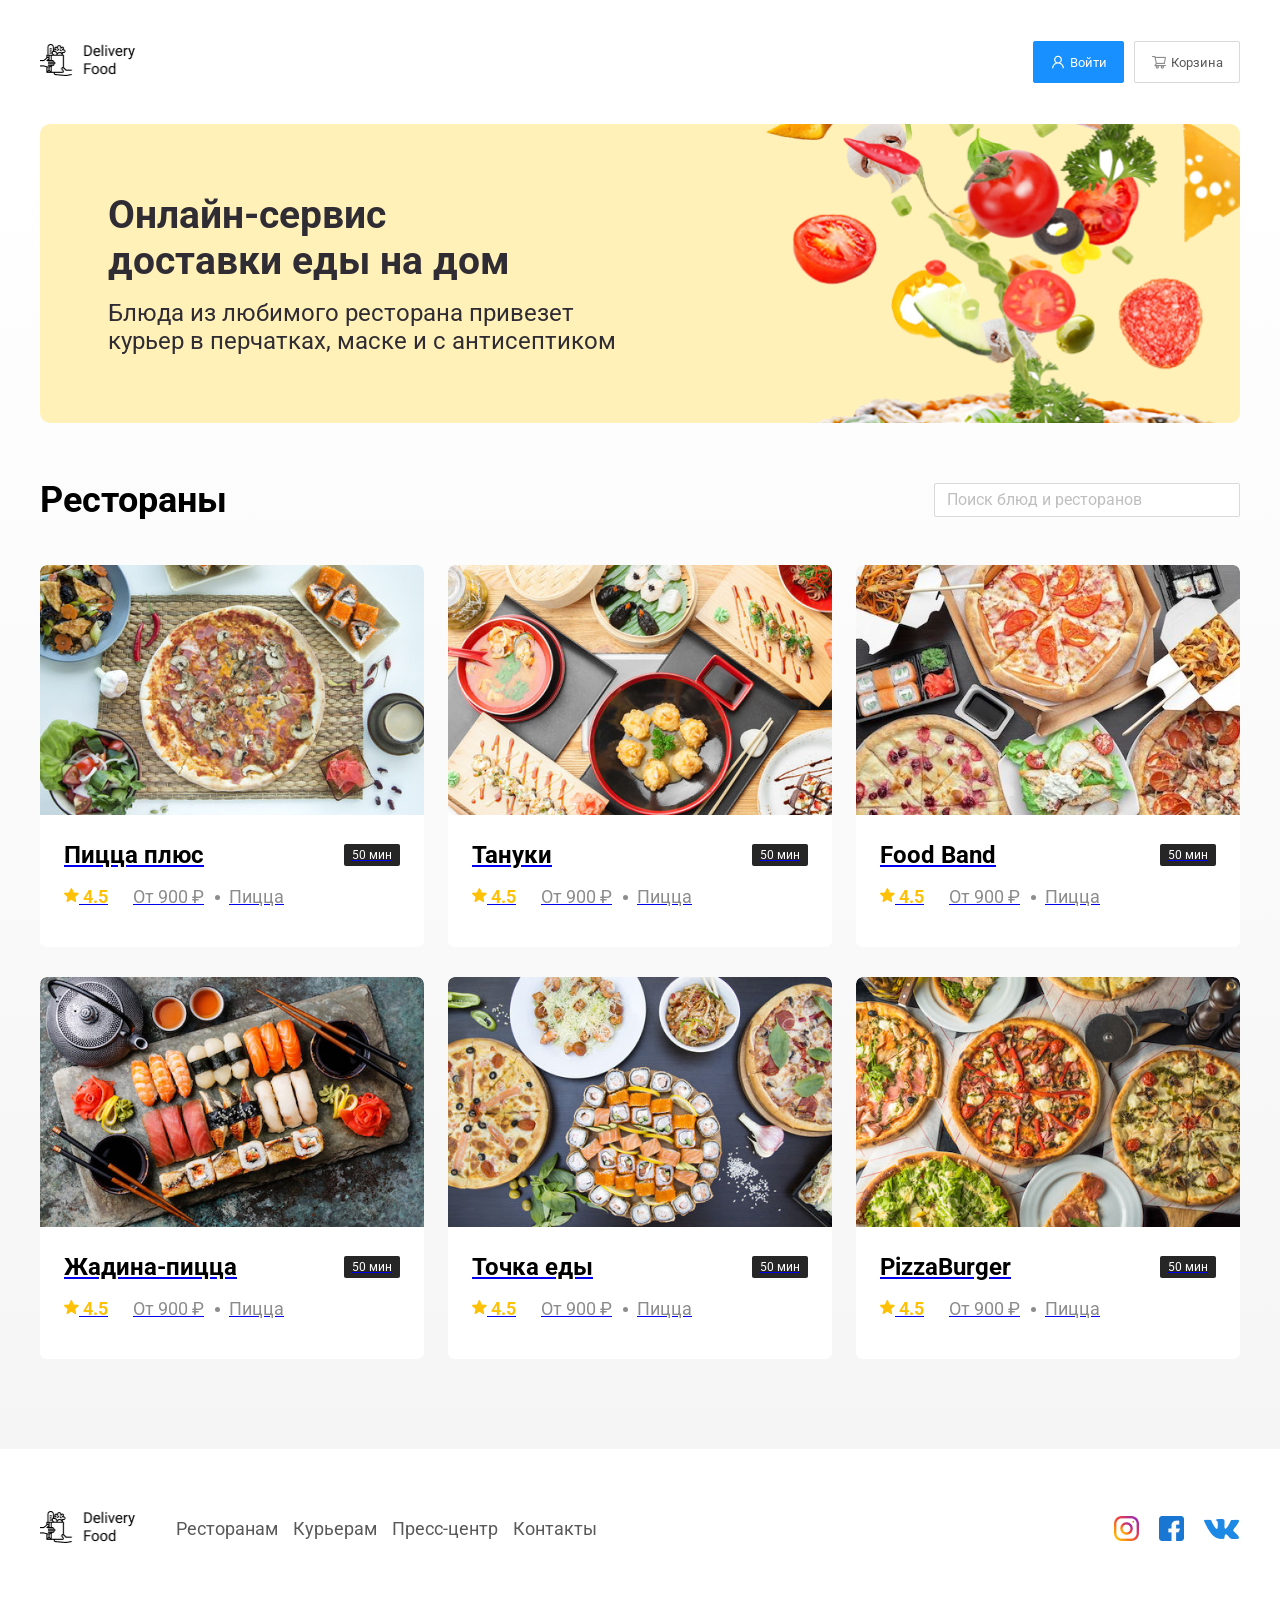
<file: index.html>
<!DOCTYPE html>
<html lang="ru">
  <head>
    <meta charset="UTF-8" />
    <meta name="viewport" content="width=device-width, initial-scale=1.0" />
    <link rel="preconnect" href="https://fonts.googleapis.com" />
    <link rel="preconnect" href="https://fonts.gstatic.com" crossorigin />
    <link
      href="https://fonts.googleapis.com/css2?family=Roboto:ital,wght@0,100..900;1,100..900&display=swap"
      rel="stylesheet"
    />
    <link rel="stylesheet" href="style.css" />
    <title>Dilevery Food</title>
  </head>
  <body>
    <div class="page-wrapper">
      <header class="header">
        <div class="container">
          <div class="header-box">
            <a href="./index.html" class="header-logo logo">

              <img src="./images/logo.png" alt="logo" />
            </a>
            <div class="header-controls">
              <button class="btn btn-primary">
                <img src="./images/icons/user.png" alt="user" />
                Войти
              </button>
              <button class="btn btn-outline">
                <img
                  src="./images/icons/shopping-cart.png"
                  alt="shopping-cart"
                />
                Корзина
              </button>
            </div>
          </div>
        </div>
      </header>
      <main class="main">
        <section class="banner">
          <div class="container">
            <div class="banner-item">
              <h2 class="banner-item--title">
                Онлайн-сервис<br />доставки еды на дом
              </h2>
              <p class="banner-item--subtitle">
                Блюда из любимого ресторана привезет курьер в перчатках, маске и
                с антисептиком
              </p>
            </div>
          </div>
        </section>
        <section class="products">
          <div class="container">
            <div class="products-header">
              <h3 class="products-header--title">Рестораны</h3>
              <input
                type="text"
                class="products-header--search"
                placeholder="Поиск блюд и ресторанов"
              >
            </div>
            
              <div class="products-wrapper">
              
                <a href="./goods.html" class="products-card">

                  
                  <div class="products-card__image">
                    <img src="./images/rests/rest-1.jpg" alt="pizza-plus" />
                  </div>

                  <div class="products-card__description">
                    <div class="products-card__description-row">
                        <h4 class="products-card__description--title">Пицца плюс</h4>
                        <div class="products-card__description--badge">50 мин</div>
                      </div>
                      <div class="products-card__description-row">
                        <div class="products-card__description-info">
                          <div class="products-card__description-info--raiting">
                            <img src="./images/icons/star.svg" alt="star">
                              4.5
                          </div>
                          <div class="products-card__description-info--price">
                              От 900 ₽
                          </div>
                          <div class="products-card__description-info--group">
                              Пицца
                          </div>
                        </div>
                      </div>
                    </div>

                  </a>

                <a href="./goods.html" class="products-card">

                  <div class="products-card__image">
                    <img src="./images/rests/rest-2.jpg" alt="tanuki" />
                  </div>
                  
                  <div class="products-card__description">
                    <div class="products-card__description-row">
                        <h4 class="products-card__description--title">Тануки</h4>
                        <div class="products-card__description--badge">50 мин</div>
                      </div>
                      <div class="products-card__description-row">
                        <div class="products-card__description-info">
                          <div class="products-card__description-info--raiting">
                            <img src="./images/icons/star.svg" alt="star">
                              4.5
                          </div>
                          <div class="products-card__description-info--price">
                              От 900 ₽
                          </div>
                          
                          <div class="products-card__description-info--group">
                              Пицца
                          </div>
                        </div>
                      </div>
                    </div>

                  </a>

                <a href="./goods.html" class="products-card">

                  <div class="products-card__image">
                    <img src="./images/rests/rest-3.jpg" alt="foodband" />
                  </div>

                  <div class="products-card__description">
                    <div class="products-card__description-row">
                        <h4 class="products-card__description--title">Food Band</h4>
                        <div class="products-card__description--badge">50 мин</div>
                      </div>
                      <div class="products-card__description-row">
                        <div class="products-card__description-info">
                          <div class="products-card__description-info--raiting">
                            <img src="./images/icons/star.svg" alt="star">
                              4.5
                          </div>
                          
                          <div class="products-card__description-info--price">
                              От 900 ₽
                          </div>
                          <div class="products-card__description-info--group">
                              Пицца
                          </div>
                        </div>
                      </div>
                    </div>
                  </a>

                <a href="./goods.html" class="products-card">

                  <div class="products-card__image">
                    <img src="./images/rests/zhadina-pizza.jpg" alt="zhadina-pizza" />
                  </div>
                  <div class="products-card__description">
                    <div class="products-card__description-row">
                        <h4 class="products-card__description--title">Жадина-пицца</h4>
                        <div class="products-card__description--badge">50 мин</div>
                      </div>
                      <div class="products-card__description-row">
                        <div class="products-card__description-info">
                          <div class="products-card__description-info--raiting">
                            <img src="./images/icons/star.svg" alt="star">
                              4.5
                          </div>
                          
                          <div class="products-card__description-info--price">
                              От 900 ₽
                          </div>
                          <div class="products-card__description-info--group">
                              Пицца
                          </div>
                        </div>
                      </div>
                    </div>
                  </a>

                <a href="./goods.html" class="products-card">

                  <div class="products-card__image">
                    <img src="./images/rests/tochka-edy.jpg" alt="tochka-edy" />
                  </div>
                  <div class="products-card__description">
                    <div class="products-card__description-row">
                        <h4 class="products-card__description--title">Точка еды</h4>
                        <div class="products-card__description--badge">50 мин</div>
                      </div>
                      <div class="products-card__description-row">
                        <div class="products-card__description-info">
                          <div class="products-card__description-info--raiting">
                            <img src="./images/icons/star.svg" alt="star">
                              4.5
                          </div>
                          
                          <div class="products-card__description-info--price">
                              От 900 ₽
                          </div>
                          <div class="products-card__description-info--group">
                              Пицца
                          </div>
                        </div>
                      </div>
                    </div>
                  </a>

                

                <a href="./goods.html" class="products-card">

                  <div class="products-card__image">
                    <img src="./images/rests/pizza-burger.jpg" alt="pizzaburger" />
                  </div>
                  <div class="products-card__description">
                    <div class="products-card__description-row">
                        <h4 class="products-card__description--title">PizzaBurger</h4>
                        <div class="products-card__description--badge">50 мин</div>
                      </div>
                      <div class="products-card__description-row">
                        <div class="products-card__description-info">
                          <div class="products-card__description-info--raiting">
                            <img src="./images/icons/star.svg" alt="star">
                              4.5
                          </div>
                          
                          <div class="products-card__description-info--price">
                              От 900 ₽
                          </div>
                          <div class="products-card__description-info--group">
                              Пицца
                          </div>
                        </div>
                      </div>
                    </div>
                  </a>
                
              </div>        
             </div>
          </div>
        </section>
      </main>

 <div class="cart-modal__overlay">
        <div class="cart-modal">

          <div class="cart-modal__header">
              <h2 class="cart-modal__header--title">Корзина</h2>
              <span class="cart-modal__header--close">
              <img src="./images/icons/close.svg" alt="close">
              </span>
          </div>

          <div class="cart-modal__body">
              <div class="cart-item">
                    <p class="cart-item__title">Ролл угорь стандарт</p>
                                
                      <div class="cart-item__controls">
                        <div class="cart-item__controls--price">250 ₽</div>
                        <button class="btn btn-outline">-</button>
                        <div class="cart-item__controls--count">1</div>
                        <button class="btn btn-outline">+</button>
                      </div>
              </div>            
              
              <div class="cart-item">
                    <p class="cart-item__title">Ролл угорь стандарт</p>
                                
                    <div class="cart-item__controls">
                        <div class="cart-item__controls--price">250 ₽</div>
                        <button class="btn btn-outline">-</button>
                        <div class="cart-item__controls--count">1</div>
                        <button class="btn btn-outline">+</button>
                    </div>
              </div>

              <div class="cart-item">
                    <p class="cart-item__title">Ролл угорь стандарт</p>
                                
                    <div class="cart-item__controls">
                        <div class="cart-item__controls--price">250 ₽</div>
                        <button class="btn btn-outline">-</button>
                        <div class="cart-item__controls--count">1</div>
                        <button class="btn btn-outline">+</button>
                    </div>
              </div>
          </div>


          <div class="cart-modal__footer">
                <div class="cart-modal__footer--price">
                  1250 ₽
                </div>
                <div class="cart-modal__footer--controls">
                <button class="btn btn-primary">
                       Оформить заказ
                </button>
                <button class="btn btn-outline">
                        Отмена
                </button>
              </div>
          </div>
        </div>

      </div>


      <footer class="footer">
        <div class="container">
          <div class="footer-box">
            <a href="./index.html" class="header-logo logo">
              <img src="./images/logo.png" alt="logo" />
            </a>
            <div class="footer-nav">
              <ul>
                <li>Ресторанам</li>
                <li>Курьерам</li>
                <li>Пресс-центр</li>
                <li>Контакты</li>
              </ul>
            </div>
            <div class="footer-social">
              <img src="./images/social/inst.png" alt="inst" />
              <img src="./images/social/fb.png" alt="fb" />
              <img src="./images/social/vk.png" alt="vk" />
            </div>
          </div>
        </div>
      </footer>
    </div>
  </body>
</html>
</file>
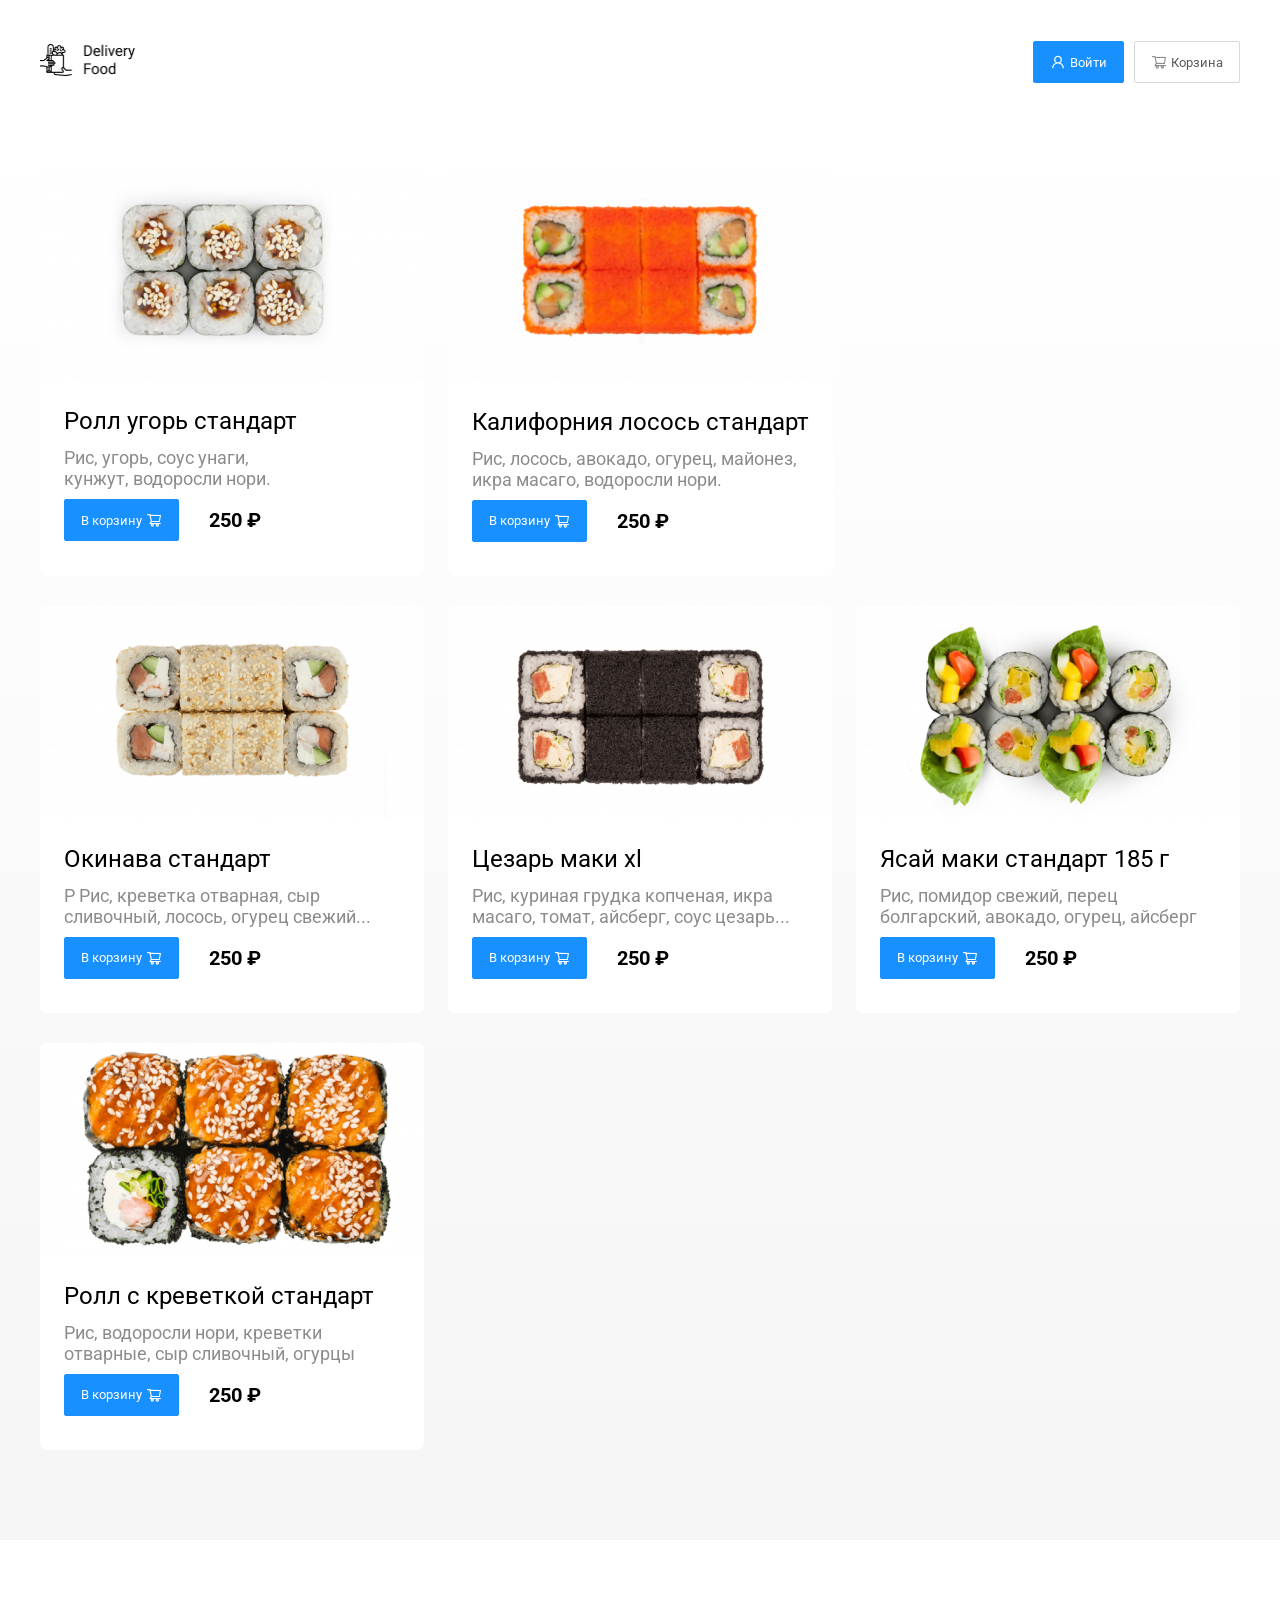
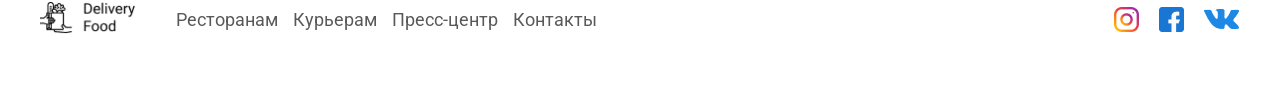
<file: goods.html>
<!DOCTYPE html>
<html lang="ru">
  <head>
    <meta charset="UTF-8" />
    <meta name="viewport" content="width=device-width, initial-scale=1.0" />
    <link rel="preconnect" href="https://fonts.googleapis.com" />
    <link rel="preconnect" href="https://fonts.gstatic.com" crossorigin />
    <link
      href="https://fonts.googleapis.com/css2?family=Roboto:ital,wght@0,100..900;1,100..900&display=swap"
      rel="stylesheet"
    />
    <link rel="stylesheet" href="style.css" />
    <title>Dilevery Food</title>
  </head>
  <body>
    <div class="page-wrapper">
      <header class="header">
        <div class="container">
          <div class="header-box">
            <a href="./index.html" class="header-logo logo">
              <img src="./images/logo.png" alt="logo" />
            </a>
            <div class="header-controls">
              <button class="btn btn-primary">
                <img src="./images/icons/user.png" alt="user" />
                Войти
              </button>
              <button class="btn btn-outline">
                <img
                  src="./images/icons/shopping-cart.png"
                  alt="shopping-cart"
                />
                Корзина
              </button>
            </div>
          </div>
        </div>
      </header>
      <main class="main">
       
        <section class="products">
          <div class="container">   
              <div class="products-wrapper">
              
                <div class="products-card">
                    <div class="products-card__image">
                      <img src="./images/goods/good-1.jpg" alt="roll-ugor" />
                    </div>

                    <div class="products-card__description">

                      <div class="products-card__description-row">
                        <h5 class="products-card__description--name">
                          Ролл угорь стандарт
                        </h5>
                      </div>
                      <div class="products-card__description-row">
                        <p class="products-card__description--text">
                          Рис, угорь, соус унаги,<br/> кунжут, водоросли нори.
                        </p>
                    </div>  
                    <div class="products-card__description-row">
                        <div class="products-card__description-controls">
                          <button class="btn btn-primary">
                              В корзину
                            <img src="./images/icons/shopping-cart-white.svg" alt="shopping-cart" />
                          </button>

                          <span class="products-card__description-controls--price">250 ₽</span>
                        </div>
                      </div>
                      
                    </div>

                </div>

                <div class="products-card">
                  <div class="products-card__image">
                    <img src="./images/goods/good-2.jpg" alt="good-2" />
                  </div>
                  
                  <div class="products-card__description">
                    <div class="products-card__description-row">
                        <h5 class="products-card__description--name">
                          Калифорния лосось стандарт
                        </h5>
                      </div>
                      <div class="products-card__description-row">
                        <p class="products-card__description--text">
                         Рис, лосось, авокадо, огурец, майонез,<br/> икра масаго, водоросли нори.
                        </p>
                    </div>  
                    <div class="products-card__description-row">
                        <div class="products-card__description-controls">
                          <button class="btn btn-primary">
                              В корзину
                            <img src="./images/icons/shopping-cart-white.svg" alt="shopping-cart" />
                          </button>

                          <span class="products-card__description-controls--price">250 ₽</span>
                        </div>
                      </div>
                    </div>

                </div>

                <div class="products-card">
                  <div class="products-card__image">
                    <img src="./images/goods/good-3.jpg" alt="good-3" />
                  </div>

                  <div class="products-card__description">
                    <div class="products-card__description-row">
                        <h5 class="products-card__description--name">
                          Окинава стандарт
                        </h5>
                      </div>
                      <div class="products-card__description-row">
                        <p class="products-card__description--text">
                          Р Рис, креветка отварная, сыр <br/>сливочный, лосось, огурец свежий...
                        </p>
                    </div>  
                    <div class="products-card__description-row">
                        <div class="products-card__description-controls">
                          <button class="btn btn-primary">
                              В корзину
                            <img src="./images/icons/shopping-cart-white.svg" alt="shopping-cart" />
                          </button>

                          <span class="products-card__description-controls--price">250 ₽</span>
                        </div>
                      </div>
                    </div>
                  
                </div>

                <div class="products-card">
                  <div class="products-card__image">
                    <img src="./images/goods/good-4.jpg" alt="good-4" />
                  </div>
                  <div class="products-card__description">
                    <div class="products-card__description-row">
                        <h5 class="products-card__description--name">
                          Цезарь маки хl
                        </h5>
                      </div>
                      <div class="products-card__description-row">
                        <p class="products-card__description--text">
                          Рис, куриная грудка копченая, икра 
                          <br/>масаго, томат, айсберг, соус цезарь...
                        </p>
                    </div>  
                    <div class="products-card__description-row">
                        <div class="products-card__description-controls">
                          <button class="btn btn-primary">
                              В корзину
                            <img src="./images/icons/shopping-cart-white.svg" alt="shopping-cart" />
                          </button>

                          <span class="products-card__description-controls--price">250 ₽</span>
                        </div>
                      </div>
                    </div>
                </div>

                <div class="products-card">
                  <div class="products-card__image">
                    <img src="./images/goods/good-5.jpg" alt="good-5" />
                  </div>
                  <div class="products-card__description">
                    <div class="products-card__description-row">
                        <h5 class="products-card__description--name">
                          Ясай маки стандарт 185 г
                        </h5>
                      </div>
                      <div class="products-card__description-row">
                        <p class="products-card__description--text">
                          Рис, помидор свежий, перец<br/>болгарский, авокадо, огурец, айсберг
                        </p>
                    </div>  
                    <div class="products-card__description-row">
                        <div class="products-card__description-controls">
                          <button class="btn btn-primary">
                              В корзину
                            <img src="./images/icons/shopping-cart-white.svg" alt="shopping-cart" />
                          </button>

                          <span class="products-card__description-controls--price">250 ₽</span>
                        </div>
                      </div>
                    </div>
                </div>

                <div class="products-card">
                  <div class="products-card__image">
                    <img src="./images/goods/good-6.jpg" alt="good-6" />
                  </div>
                  <div class="products-card__description">
                    <div class="products-card__description-row">
                        <h5 class="products-card__description--name">
                          Ролл с креветкой стандарт
                        </h5>
                      </div>
                      <div class="products-card__description-row">
                        <p class="products-card__description--text">
                          Рис, водоросли нори, креветки<br/> отварные, сыр сливочный, огурцы
                        </p>
                    </div>  
                    <div class="products-card__description-row">
                        <div class="products-card__description-controls">
                          <button class="btn btn-primary">
                              В корзину
                            <img src="./images/icons/shopping-cart-white.svg" alt="shopping-cart" />
                          </button>

                          <span class="products-card__description-controls--price">250 ₽</span>
                        </div>
                      </div>
                    </div>
                </div>              
                
              </div>        
             </div>
          </div>
        </section>
      </main>
      <footer class="footer">
        <div class="container">
          <div class="footer-box">
            <a href="./index.html" class="header-logo logo">
              <img src="./images/logo.png" alt="logo" />
            </a>
            <div class="footer-nav">
              <ul>
                <li>Ресторанам</li>
                <li>Курьерам</li>
                <li>Пресс-центр</li>
                <li>Контакты</li>
              </ul>
            </div>
            <div class="footer-social">
              <img src="./images/social/inst.png" alt="inst" />
              <img src="./images/social/fb.png" alt="fb" />
              <img src="./images/social/vk.png" alt="vk" />
            </div>
          </div>
        </div>
      </footer>
    </div>
  </body>
</html>
</file>
<file: style.css>
* {
  box-sizing: border-box;
  font-family: Roboto;
  font-style: normal;
  line-height: normal;
}

body {
  margin: 0;
  padding: 0;
}

main {
  flex-grow: 1;
  background: linear-gradient(
    180deg,
    rgba(245, 245, 245, 0) 1.04%,
    #f5f5f5 100%
  );
}

.page-wrapper {
  display: flex;
  flex-direction: column;
  min-height: 100vh;
}

.container {
  width: 100%;
  height: 100%;
  max-width: 1230px;
  margin: 0px auto;
  padding-left: 15px;
  padding-right: 15px;
}

.btn {
  display: flex;
  padding: 8px 16px;
  align-items: center;
  gap: 4px;
  outline: none;
}

.btn-primary {
  border-radius: 2px;
  background: #1890ff;
  border: 1px solid #1890ff;
  color: #fff;
}

.btn-outline {
  border-radius: 2px;
  border: 1px solid #d9d9d9;
  background: #fff;
  box-shadow: 0px 0px 2px 0px rgba(0, 0, 0, 0);
  color: #595959;
}

.logo {
  max-width: 100px;
}

.logo img {
  width: 100%;
}

.header {
  display: flex;
  align-items: center;
  min-height: 124px;
}

.header-box {
  height: 100%;
  display: flex;
  align-items: center;
  justify-content: space-between;
}

.header-controls {
  display: flex;
  align-items: center;
  justify-content: flex-end;
  gap: 10px;
}

.footer {
  display: flex;
  align-items: center;
  min-height: 156px;
  padding: 60px 0;
}

.footer-box {
  height: 100%;
  display: flex;
  align-items: center;
  justify-content: space-between;
  gap: 36px;
  flex-wrap: wrap;
}

.footer-nav {
  flex-grow: 1;
}

.footer-nav ul {
  display: flex;
  align-items: center;
  list-style: none;
  padding: 0;
  margin: 0;
  gap: 15px;
  flex-wrap: wrap;
}

.footer-nav ul li {
  color: #595959;
  font-size: 18px;
  font-weight: 400;
}

.footer-social {
  display: flex;
  align-items: center;
  justify-content: flex-end;
  gap: 20px;
}

.banner {
  margin-bottom: 56px;
}

.banner-item {
  background-image: url(./images/banner/banner-img.png);
  background-repeat: no-repeat;
  background-size: contain;
  background-position: center right;
  padding: 68px;
  border-radius: 10px;
  background-color: #fff1b8;
}

.banner-item--title {
  color: #302c34;
  font-size: 39px;
  font-weight: 700;
  max-width: 50%;
  margin-top: 0;
  margin-bottom: 15px;
}

.banner-item--subtitle {
  color: #302c34;
  font-size: 24px;
  font-weight: 400;
  max-width: 50%;
  margin: 0;
}

.products-header {
  display: flex;
  align-items: center;
  justify-content: space-between;
  flex-wrap: wrap;
  gap: 24px;
}

.products-header--title {
  color: #000;
  font-size: 36px;
  font-weight: 700;
  margin: 0;
}

.products-header--search {
  min-width: 306px;
  height: 34px;
  flex-shrink: 0;
  border-radius: 2px;
  border: 1px solid #d9d9d9;
  background: #fff;
  padding: 5px 12px;
}

.products-header--search:focus {
  outline: none;
  border: 1px solid #d9d9d9;
}

.products-header--search::placeholder {
  color: #bfbfbf;
  font-size: 16px;
  font-weight: 400;
  line-height: 24px;
}

.products-wrapper {
  margin-top: 44px;
  margin-bottom: 90px;
  display: flex;
  flex-wrap: wrap;
  row-gap: 30px;
  column-gap: 24px;
}

.products-card {
  /* 48px - это 2 отсупа по 24 пикселя между карточками. Карточек в ряду 3, по этому делим на 3 */
  width: calc((100%-48px) / 3);
  border-radius: 7px;
  background: #fff;
  box-shadow: 0px 4px 12px 0 px rgba(0, 0, 0, 0, 0.05);
  overflow: hidden;
}

.products-card__image {
  width: 100%;
}

.products-card__image img {
  width: 100%;
}

.products-card__description {
  padding: 20px 24px 34px 24px;
}

.products-card__description-row {
  display: flex;
  align-items: center;
  justify-content: space-between;
}

.products-card__description-row:not(:last-child) {
  margin-bottom: 10px;
}

.products-card__description--title {
  color: #000;
  font-size: 24px;
  font-weight: 700;
  line-height: 32px;
  margin: 0;
}

.products-card__description--badge {
  color: #fff;
  font-size: 12px;
  font-weight: 400;
  line-height: 20px;
  border-radius: 2px;
  background: #262626;
  padding: 1px 8px;
}

.products-card__description-info {
  display: flex;
  align-items: center;
  justify-content: flex-start;
  flex-wrap: flex;
  row-gap: 25px;
  column-gap: 25px;
}

.products-card__description-info--raiting {
  color: #ffc107;
  font-size: 18px;
  font-weight: 700;
  line-height: 32px;
}

.products-card__description-info--price {
  color: #8c8c8c;
  font-size: 18px;
  font-weight: 400;
  line-height: 32px;
}

.products-card__description-info--group {
  color: #8c8c8c;
  font-size: 18px;
  font-weight: 400;
  line-height: 32px;
  position: relative;
}

.products-card__description-info--group::before {
  content: "";
  display: block;
  width: 5px;
  height: 5px;
  border-radius: 50%;
  background-color: #8c8c8c;
  position: absolute;
  left: -14px;
  top: 14px;
}

.products-card__description--name{
  margin: 0;
  color: #000;
  font-size: 24px;
  font-weight: 400;
  line-height: 32px;

}

.products-card__description--text {
  margin: 0;
  color: #8c8c8c;
  font-size: 18px;
  font-weight: 400;
}

.products-card__description-controls {
  display: flex;
  align-items: center;
  justify-content: flex-start;
  flex-wrap: wrap;
  row-gap: 10px;
  column-gap: 30px;
}

.products-card__description-controls--price{
  color: #000;
  font-size: 20px;
  font-weight: 700;
  line-height: 32px;

}

.cart-modal__overlay {
  display: none;
  position: fixed;
  top: 0;
  right: 0;
  bottom: 0;
  left: 0;
  background: rgba(0, 0, 0, 0.40);
  
  align-items: center;
  justify-content: center;
}

.cart-modal__overlay.open {
    display: flex;
}

.cart-modal {
width: 100%;
max-width: 780px;
padding: 40px 45px;
border-radius: 5px;
background: #fff;
}

.cart-modal__header {
  display:flex;
  align-items: center;
  justify-content: space-between;
  margin-bottom: 48px;
}

.cart-modal__header--title {
  color: #000;
  font-size: 36px;
  font-weight: 700;
  margin: 0;
}

.cart-modal__header--close {
cursor: pointer;
}

.cart-modal__footer {
  display:flex;
  align-items: center;
  justify-content: space-between;
  flex-wrap: wrap;
  gap: 10px;
  margin-top: 50px;
}

.cart-modal__footer--price {
border-radius: 5px;
background: #262626;
color: #fafafa;
font-size: 20px;
font-weight: 700;
padding: 15px 20px;
}

.cart-modal__footer--controls {
  display:flex;
  align-items: center;
  gap: 10px;
}

.cart-item {
  display: flex;
  align-items: center;
  justify-content: space-between;
  flex-wrap: wrap;
  gap: 10px;
}

.cart-item:not(:last-child) {
  padding-bottom: 10px;
  margin-bottom: 10px;
  border-bottom: 1px solid #d9d9d9;
}

.cart-item__title {
  color: #000;
  font-size: 18px;
  font-weight: 400;
  line-height: 32px;
  margin: 0;
}

.cart-item__controls {
display: flex;
align-items: center;
}

.cart-item__controls--price{
  margin-right: 47px;
  color: #000;
  font-size: 20px;
  font-weight: 700;
  line-height: 32px;
}

.cart-item__controls button {
  border: 1px solid #40a9ff;
  color: #40a9ff;
}

.cart-item__controls--count {
margin-left: 15px;
margin-right: 15px;
}


@media screen and (max-width: 991px) {
  .banner-item {
    background-image: none;
  }
  .banner-item--title {
    max-width: 100%;
  }
  .banner-item--subtitle {
    max-width: 100%;
  }
  .products-card {
    /* нужно оставить только 2 карточки */
    width: calc((100%-24px) / 2);
  }
}
</file>
